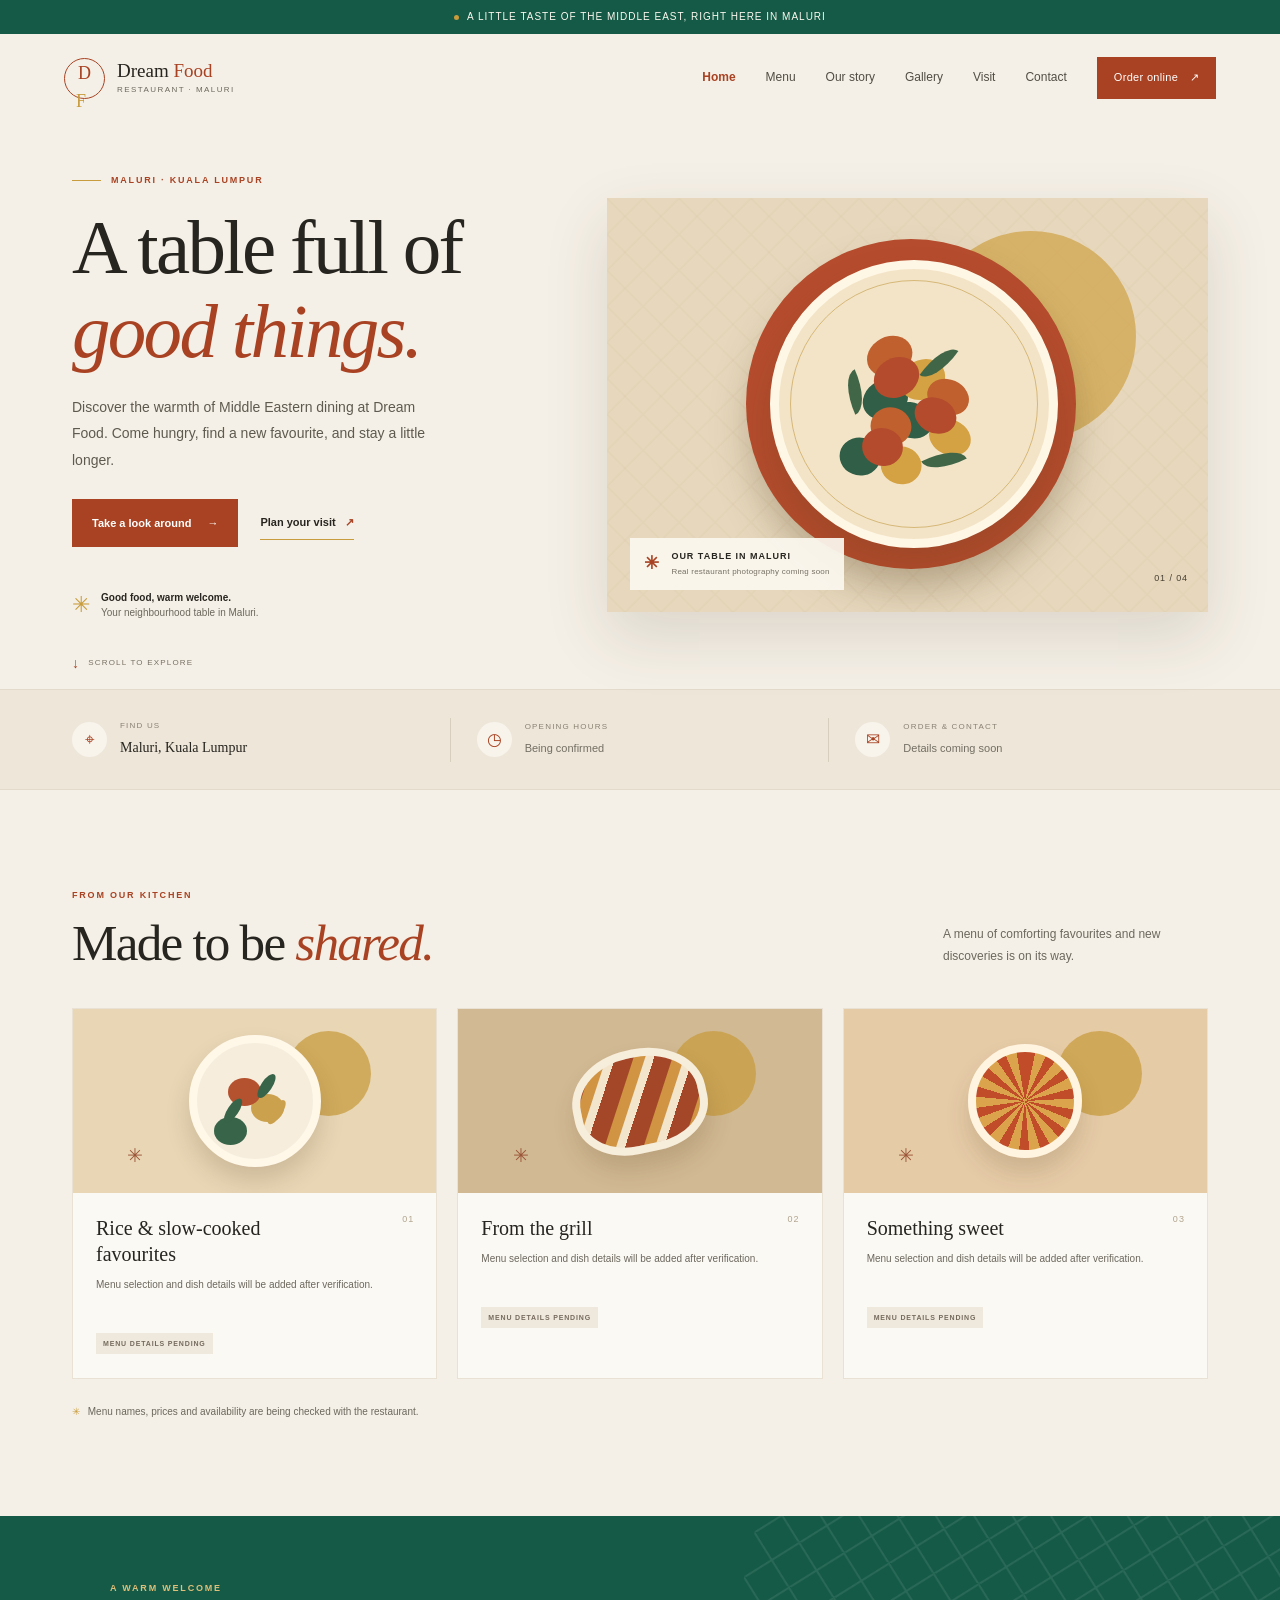
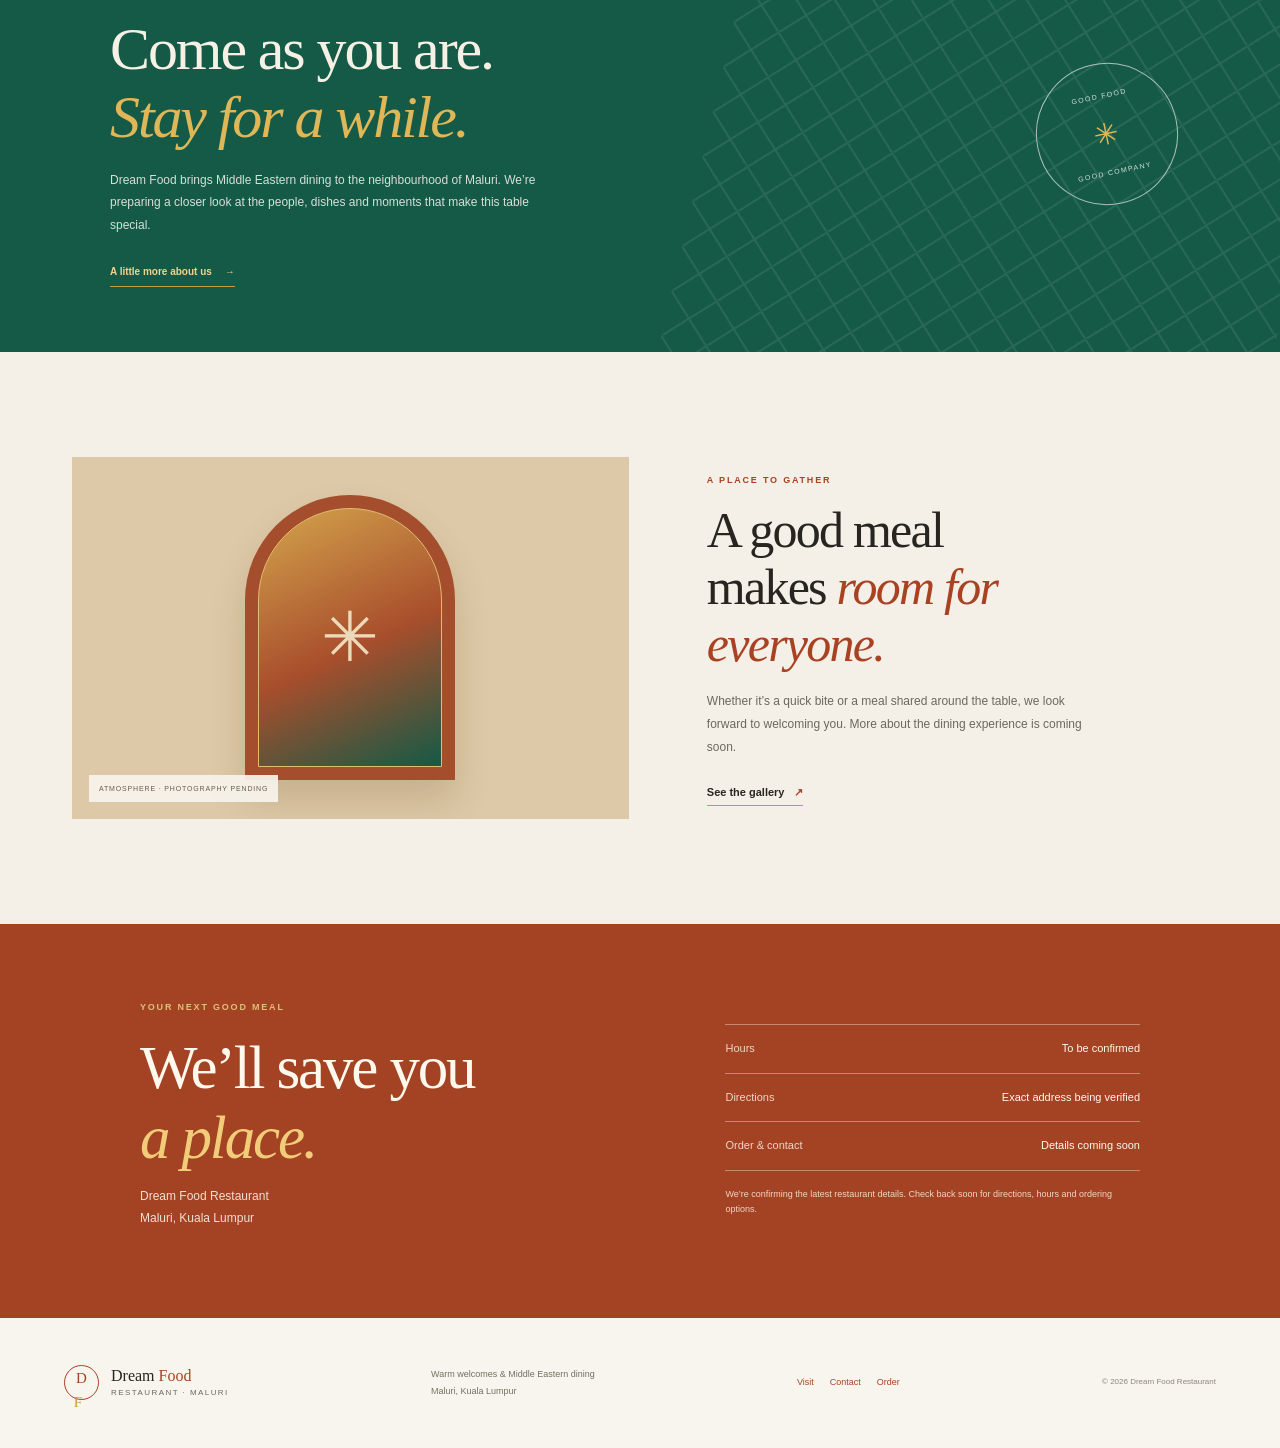
<file: index.html>
<!doctype html>
<html lang="en">
  <head>
    <meta charset="utf-8" />
    <meta name="viewport" content="width=device-width, initial-scale=1" />
    <meta name="theme-color" content="#f5f0e7" />
    <meta name="description" content="Discover Dream Food Restaurant in Maluri, Kuala Lumpur. Menu, opening hours and ordering details are being confirmed." />
    <meta property="og:title" content="Dream Food Restaurant — Maluri, Kuala Lumpur" />
    <meta property="og:description" content="A warm welcome to Middle Eastern dining in Maluri. Restaurant details are being confirmed." />
    <meta property="og:type" content="website" />
    <title>Dream Food Restaurant | Maluri, Kuala Lumpur</title>
    <link rel="stylesheet" href="assets/css/styles.css" />
    <script src="assets/js/main.js" defer></script>
  </head>
  <body>
    <a class="skip-link" href="#main">Skip to content</a>
    <div class="notice-bar"><span class="notice-dot" aria-hidden="true"></span> A little taste of the Middle East, right here in Maluri</div>

    <header class="site-header">
      <a class="brand" href="index.html" aria-label="Dream Food Restaurant home">
        <span class="brand-mark" aria-hidden="true">D<span>F</span></span>
        <span class="brand-name">Dream <em>Food</em><small>RESTAURANT · MALURI</small></span>
      </a>
      <button class="menu-toggle" type="button" aria-expanded="false" aria-controls="primary-nav" aria-label="Open navigation"><span></span><span></span></button>
      <nav class="primary-nav" id="primary-nav" aria-label="Main navigation">
        <a href="index.html" aria-current="page">Home</a><a href="menu.html">Menu</a><a href="our-story.html">Our story</a><a href="gallery.html">Gallery</a><a href="location.html">Visit</a><a href="contact.html">Contact</a>
        <a class="nav-cta" href="order.html">Order online <span aria-hidden="true">↗</span></a>
      </nav>
    </header>

    <main id="main">
      <section class="hero section-wrap" id="top" aria-labelledby="hero-title">
        <div class="hero-copy">
          <p class="eyebrow"><span class="eyebrow-line"></span> MALURI · KUALA LUMPUR</p>
          <h1 id="hero-title">A table full of<br /><em>good things.</em></h1>
          <p class="hero-intro">Discover the warmth of Middle Eastern dining at Dream Food. Come hungry, find a new favourite, and stay a little longer.</p>
          <div class="hero-actions"><a class="button button-primary" href="menu.html">Take a look around <span aria-hidden="true">→</span></a><a class="text-link" href="location.html">Plan your visit <span aria-hidden="true">↗</span></a></div>
          <div class="hero-note"><span class="note-icon" aria-hidden="true">✳</span><span><strong>Good food, warm welcome.</strong><br />Your neighbourhood table in Maluri.</span></div>
        </div>
        <div class="hero-art" role="img" aria-label="Decorative illustration placeholder. Restaurant food photography will be added after approval.">
          <div class="art-pattern" aria-hidden="true"></div><div class="sun-disc" aria-hidden="true"></div>
          <div class="plate plate-back" aria-hidden="true"></div><div class="plate plate-front" aria-hidden="true"><span class="plate-ring"></span><span class="plate-garnish garnish-a"></span><span class="plate-garnish garnish-b"></span><span class="plate-garnish garnish-c"></span><span class="plate-leaf leaf-a"></span><span class="plate-leaf leaf-b"></span><span class="plate-leaf leaf-c"></span></div>
          <div class="art-caption"><span class="caption-star" aria-hidden="true">✳</span><span>OUR TABLE IN MALURI<small>Real restaurant photography coming soon</small></span></div>
          <span class="art-index" aria-hidden="true">01 / 04</span>
        </div>
        <a class="scroll-cue" href="#menu"><span aria-hidden="true">↓</span> SCROLL TO EXPLORE</a>
      </section>

      <section class="quick-facts" aria-label="Restaurant information">
        <div class="fact"><span class="fact-icon" aria-hidden="true">⌖</span><span><small>FIND US</small><strong>Maluri, Kuala Lumpur</strong></span></div>
        <div class="fact"><span class="fact-icon" aria-hidden="true">◷</span><span><small>OPENING HOURS</small><strong class="pending">Being confirmed</strong></span></div>
        <div class="fact"><span class="fact-icon" aria-hidden="true">✉</span><span><small>ORDER & CONTACT</small><strong class="pending">Details coming soon</strong></span></div>
      </section>

      <section class="menu-preview section-wrap" id="menu" aria-labelledby="menu-title">
        <div class="section-heading"><div><p class="eyebrow">FROM OUR KITCHEN</p><h2 id="menu-title">Made to be <em>shared.</em></h2></div><p class="section-aside">A menu of comforting favourites and new discoveries is on its way.</p></div>
        <div class="menu-cards">
          <article class="menu-card"><div class="menu-card-art art-rice" aria-hidden="true"><span class="card-sun"></span><span class="card-dish"></span><span class="card-herb">✳</span></div><div class="menu-card-body"><span class="card-number">01</span><h3>Rice & slow-cooked favourites</h3><p>Menu selection and dish details will be added after verification.</p><span class="status-label">MENU DETAILS PENDING</span></div></article>
          <article class="menu-card"><div class="menu-card-art art-grill" aria-hidden="true"><span class="card-sun"></span><span class="grill-lines"></span><span class="card-herb">✳</span></div><div class="menu-card-body"><span class="card-number">02</span><h3>From the grill</h3><p>Menu selection and dish details will be added after verification.</p><span class="status-label">MENU DETAILS PENDING</span></div></article>
          <article class="menu-card"><div class="menu-card-art art-sweet" aria-hidden="true"><span class="card-sun"></span><span class="sweet-shape"></span><span class="card-herb">✳</span></div><div class="menu-card-body"><span class="card-number">03</span><h3>Something sweet</h3><p>Menu selection and dish details will be added after verification.</p><span class="status-label">MENU DETAILS PENDING</span></div></article>
        </div>
        <p class="menu-footnote"><span aria-hidden="true">✳</span> Menu names, prices and availability are being checked with the restaurant.</p>
      </section>

      <section class="story-band" id="story" aria-labelledby="story-title"><div class="story-pattern" aria-hidden="true"></div><div class="story-inner"><p class="eyebrow eyebrow-light">A WARM WELCOME</p><h2 id="story-title">Come as you are.<br /><em>Stay for a while.</em></h2><p>Dream Food brings Middle Eastern dining to the neighbourhood of Maluri. We’re preparing a closer look at the people, dishes and moments that make this table special.</p><a class="story-link" href="our-story.html">A little more about us <span aria-hidden="true">→</span></a></div><div class="story-seal" aria-hidden="true"><span>GOOD FOOD</span><b>✳</b><span>GOOD COMPANY</span></div></section>

      <section class="experience section-wrap" id="experience" aria-labelledby="experience-title"><div class="experience-art" role="img" aria-label="Decorative geometric placeholder. Approved restaurant interior photography is pending."><div class="window-arch"><div class="arch-inner"><span class="arch-star">✳</span></div></div><span class="image-tag">ATMOSPHERE · PHOTOGRAPHY PENDING</span></div><div class="experience-copy"><p class="eyebrow">A PLACE TO GATHER</p><h2 id="experience-title">A good meal<br />makes <em>room for everyone.</em></h2><p>Whether it’s a quick bite or a meal shared around the table, we look forward to welcoming you. More about the dining experience is coming soon.</p><a class="text-link" href="gallery.html">See the gallery <span aria-hidden="true">↗</span></a></div></section>

      <section class="visit-section" id="visit" aria-labelledby="visit-title"><div class="visit-inner"><div><p class="eyebrow eyebrow-light">YOUR NEXT GOOD MEAL</p><h2 id="visit-title">We’ll save you<br /><em>a place.</em></h2><p>Dream Food Restaurant<br />Maluri, Kuala Lumpur</p></div><div class="visit-details"><div class="visit-row"><span>Hours</span><strong>To be confirmed</strong></div><div class="visit-row"><span>Directions</span><strong>Exact address being verified</strong></div><div class="visit-row"><span>Order & contact</span><strong>Details coming soon</strong></div><p class="visit-note">We’re confirming the latest restaurant details. Check back soon for directions, hours and ordering options.</p></div></div></section>

    </main>

    <footer class="site-footer"><a class="brand footer-brand" href="index.html"><span class="brand-mark" aria-hidden="true">D<span>F</span></span><span class="brand-name">Dream <em>Food</em><small>RESTAURANT · MALURI</small></span></a><p>Warm welcomes & Middle Eastern dining<br />Maluri, Kuala Lumpur</p><div class="footer-links"><a href="location.html">Visit</a><a href="contact.html">Contact</a><a href="order.html">Order</a></div><span class="copyright">© <span id="year">2026</span> Dream Food Restaurant</span></footer>
    <div class="mobile-order-bar"><a href="order.html">Order & contact <span aria-hidden="true">→</span></a></div>
  </body>
</html>
</file>
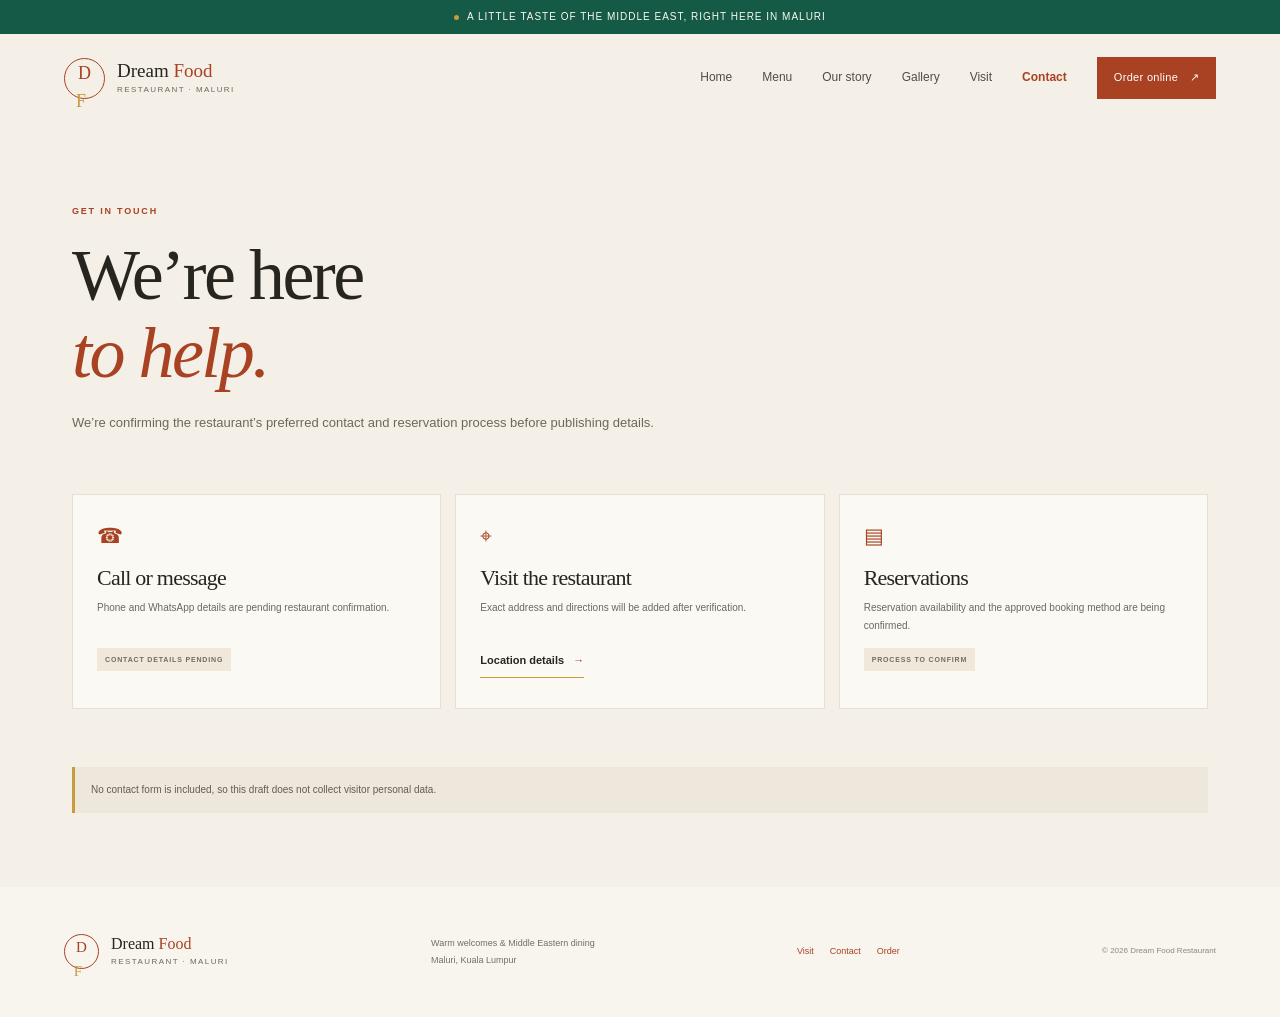
<file: contact.html>
<!doctype html>
<html lang="en">
  <head>
    <meta charset="utf-8" />
    <meta name="viewport" content="width=device-width, initial-scale=1" />
    <meta name="theme-color" content="#f5f0e7" />
    <meta name="description" content="Contact and reservation details for Dream Food Restaurant, Maluri, are being confirmed." />
    <title>Contact & reservations | Dream Food Restaurant, Maluri</title>
    <link rel="stylesheet" href="assets/css/styles.css" />
    <script src="assets/js/main.js" defer></script>
  </head>
  <body>
    <a class="skip-link" href="#main">Skip to content</a>
    <div class="notice-bar"><span class="notice-dot" aria-hidden="true"></span> A little taste of the Middle East, right here in Maluri</div>
    <header class="site-header">
      <a class="brand" href="index.html" aria-label="Dream Food Restaurant home"><span class="brand-mark" aria-hidden="true">D<span>F</span></span><span class="brand-name">Dream <em>Food</em><small>RESTAURANT · MALURI</small></span></a>
      <button class="menu-toggle" type="button" aria-expanded="false" aria-controls="primary-nav" aria-label="Open navigation"><span></span><span></span></button>
      <nav class="primary-nav" id="primary-nav" aria-label="Main navigation">
        <a href="index.html">Home</a><a href="menu.html">Menu</a><a href="our-story.html">Our story</a><a href="gallery.html">Gallery</a><a href="location.html">Visit</a><a href="contact.html" aria-current="page">Contact</a><a class="nav-cta" href="order.html">Order online <span aria-hidden="true">↗</span></a>
      </nav>
    </header>
    <main id="main">
      <section class="subpage-hero"><p class="eyebrow">GET IN TOUCH</p><h1>We’re here<br /><em>to help.</em></h1><p>We’re confirming the restaurant’s preferred contact and reservation process before publishing details.</p></section>
      <section class="content-wrap contact-grid"><article><span class="contact-mark" aria-hidden="true">☎</span><h2>Call or message</h2><p>Phone and WhatsApp details are pending restaurant confirmation.</p><span class="pending-pill">CONTACT DETAILS PENDING</span></article><article><span class="contact-mark" aria-hidden="true">⌖</span><h2>Visit the restaurant</h2><p>Exact address and directions will be added after verification.</p><a class="text-link" href="location.html">Location details <span aria-hidden="true">→</span></a></article><article><span class="contact-mark" aria-hidden="true">▤</span><h2>Reservations</h2><p>Reservation availability and the approved booking method are being confirmed.</p><span class="pending-pill">PROCESS TO CONFIRM</span></article></section><section class="content-wrap"><p class="verification-note">No contact form is included, so this draft does not collect visitor personal data.</p></section>
</main>
    <footer class="site-footer">
      <a class="brand footer-brand" href="index.html"><span class="brand-mark" aria-hidden="true">D<span>F</span></span><span class="brand-name">Dream <em>Food</em><small>RESTAURANT · MALURI</small></span></a>
      <p>Warm welcomes & Middle Eastern dining<br />Maluri, Kuala Lumpur</p>
      <div class="footer-links"><a href="location.html">Visit</a><a href="contact.html">Contact</a><a href="order.html">Order</a></div>
      <span class="copyright">© <span id="year">2026</span> Dream Food Restaurant</span>
    </footer>
    <div class="mobile-order-bar"><a href="order.html">Order & contact <span aria-hidden="true">→</span></a></div>
  </body>
</html>
</file>
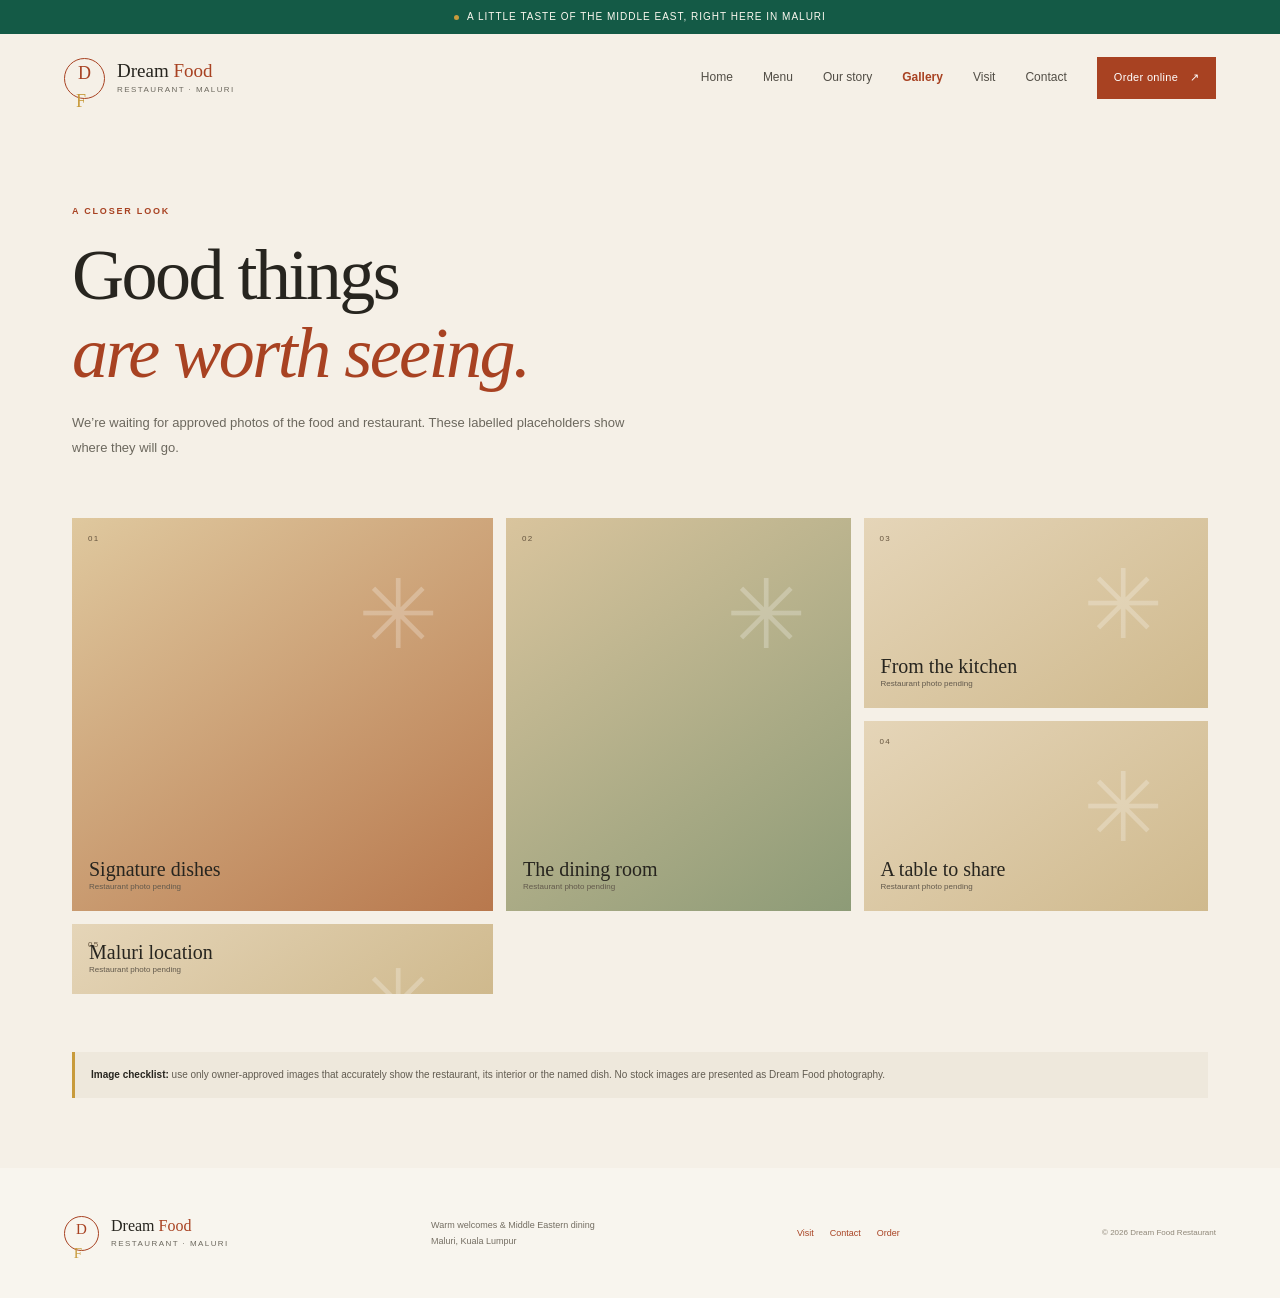
<file: gallery.html>
<!doctype html>
<html lang="en">
  <head>
    <meta charset="utf-8" />
    <meta name="viewport" content="width=device-width, initial-scale=1" />
    <meta name="theme-color" content="#f5f0e7" />
    <meta name="description" content="Restaurant food and interior photography gallery for Dream Food Restaurant, Maluri. Approved images are pending." />
    <title>Gallery | Dream Food Restaurant, Maluri</title>
    <link rel="stylesheet" href="assets/css/styles.css" />
    <script src="assets/js/main.js" defer></script>
  </head>
  <body>
    <a class="skip-link" href="#main">Skip to content</a>
    <div class="notice-bar"><span class="notice-dot" aria-hidden="true"></span> A little taste of the Middle East, right here in Maluri</div>
    <header class="site-header">
      <a class="brand" href="index.html" aria-label="Dream Food Restaurant home"><span class="brand-mark" aria-hidden="true">D<span>F</span></span><span class="brand-name">Dream <em>Food</em><small>RESTAURANT · MALURI</small></span></a>
      <button class="menu-toggle" type="button" aria-expanded="false" aria-controls="primary-nav" aria-label="Open navigation"><span></span><span></span></button>
      <nav class="primary-nav" id="primary-nav" aria-label="Main navigation">
        <a href="index.html">Home</a><a href="menu.html">Menu</a><a href="our-story.html">Our story</a><a href="gallery.html" aria-current="page">Gallery</a><a href="location.html">Visit</a><a href="contact.html">Contact</a><a class="nav-cta" href="order.html">Order online <span aria-hidden="true">↗</span></a>
      </nav>
    </header>
    <main id="main">
      <section class="subpage-hero"><p class="eyebrow">A CLOSER LOOK</p><h1>Good things<br /><em>are worth seeing.</em></h1><p>We’re waiting for approved photos of the food and restaurant. These labelled placeholders show where they will go.</p></section>
      <section class="content-wrap gallery-grid" aria-label="Gallery photo placeholders">
        <div class="gallery-placeholder gallery-large"><span>01</span><b>Signature dishes</b><small>Restaurant photo pending</small></div>
        <div class="gallery-placeholder gallery-tall"><span>02</span><b>The dining room</b><small>Restaurant photo pending</small></div>
        <div class="gallery-placeholder"><span>03</span><b>From the kitchen</b><small>Restaurant photo pending</small></div>
        <div class="gallery-placeholder"><span>04</span><b>A table to share</b><small>Restaurant photo pending</small></div>
        <div class="gallery-placeholder"><span>05</span><b>Maluri location</b><small>Restaurant photo pending</small></div>
      </section>
      <section class="content-wrap"><p class="verification-note"><strong>Image checklist:</strong> use only owner-approved images that accurately show the restaurant, its interior or the named dish. No stock images are presented as Dream Food photography.</p></section>
</main>
    <footer class="site-footer">
      <a class="brand footer-brand" href="index.html"><span class="brand-mark" aria-hidden="true">D<span>F</span></span><span class="brand-name">Dream <em>Food</em><small>RESTAURANT · MALURI</small></span></a>
      <p>Warm welcomes & Middle Eastern dining<br />Maluri, Kuala Lumpur</p>
      <div class="footer-links"><a href="location.html">Visit</a><a href="contact.html">Contact</a><a href="order.html">Order</a></div>
      <span class="copyright">© <span id="year">2026</span> Dream Food Restaurant</span>
    </footer>
    <div class="mobile-order-bar"><a href="order.html">Order & contact <span aria-hidden="true">→</span></a></div>
  </body>
</html>
</file>
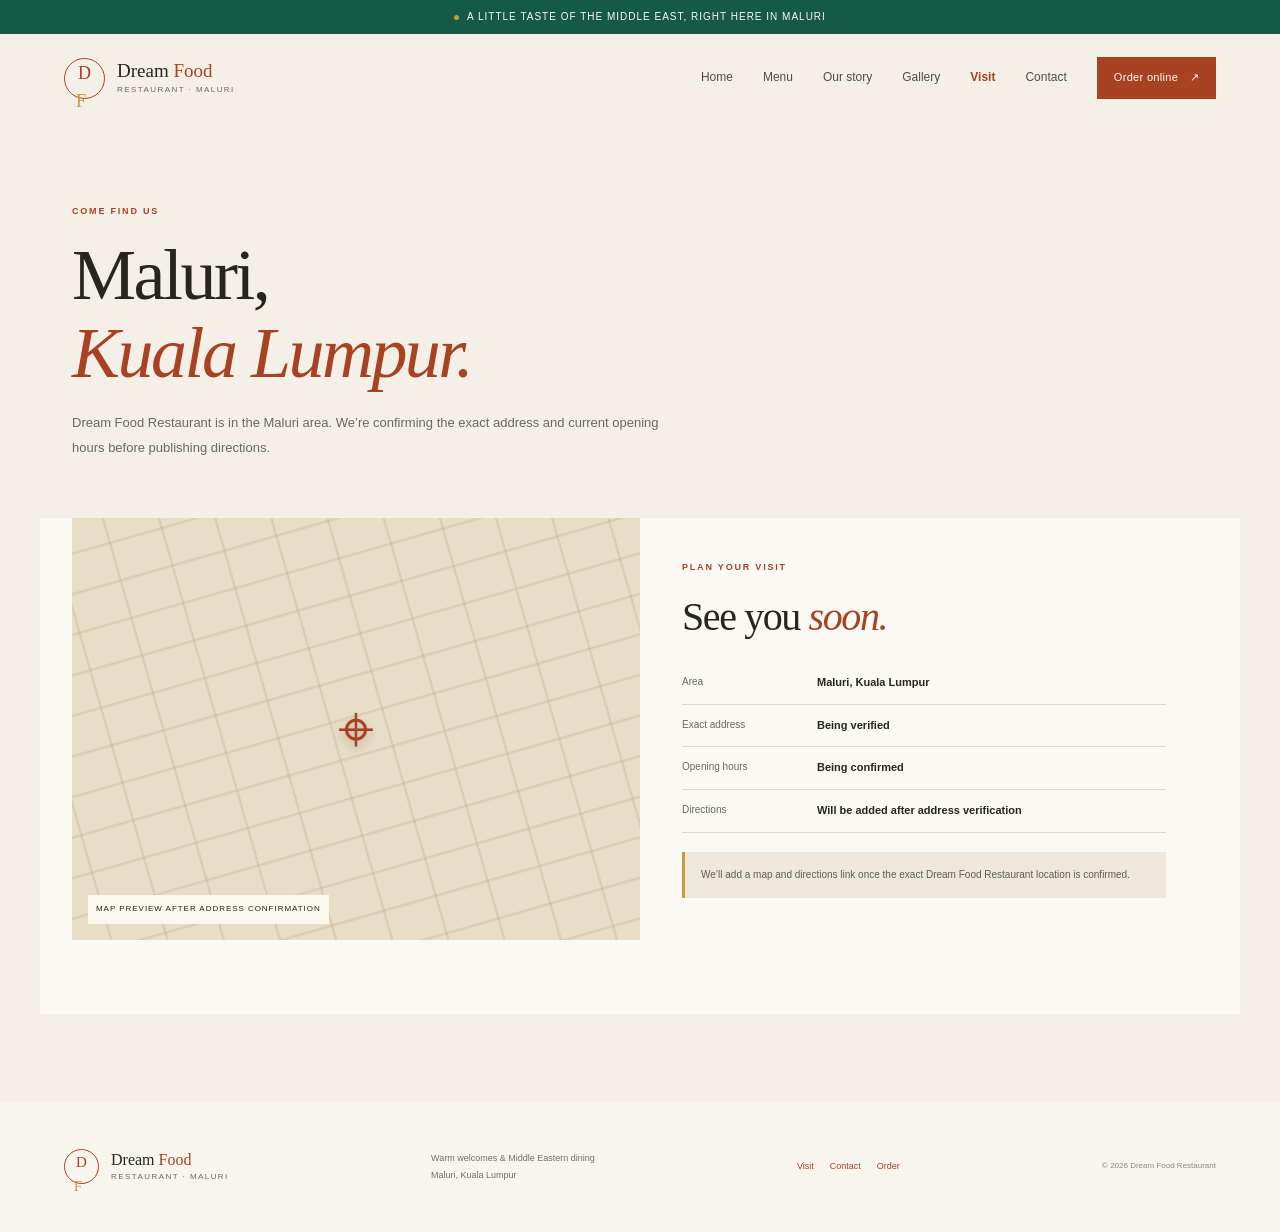
<file: location.html>
<!doctype html>
<html lang="en">
  <head>
    <meta charset="utf-8" />
    <meta name="viewport" content="width=device-width, initial-scale=1" />
    <meta name="theme-color" content="#f5f0e7" />
    <meta name="description" content="Find Dream Food Restaurant in Maluri, Kuala Lumpur. Exact address and operating hours are being verified." />
    <title>Location & hours | Dream Food Restaurant, Maluri</title>
    <link rel="stylesheet" href="assets/css/styles.css" />
    <script src="assets/js/main.js" defer></script>
  </head>
  <body>
    <a class="skip-link" href="#main">Skip to content</a>
    <div class="notice-bar"><span class="notice-dot" aria-hidden="true"></span> A little taste of the Middle East, right here in Maluri</div>
    <header class="site-header">
      <a class="brand" href="index.html" aria-label="Dream Food Restaurant home"><span class="brand-mark" aria-hidden="true">D<span>F</span></span><span class="brand-name">Dream <em>Food</em><small>RESTAURANT · MALURI</small></span></a>
      <button class="menu-toggle" type="button" aria-expanded="false" aria-controls="primary-nav" aria-label="Open navigation"><span></span><span></span></button>
      <nav class="primary-nav" id="primary-nav" aria-label="Main navigation">
        <a href="index.html">Home</a><a href="menu.html">Menu</a><a href="our-story.html">Our story</a><a href="gallery.html">Gallery</a><a href="location.html" aria-current="page">Visit</a><a href="contact.html">Contact</a><a class="nav-cta" href="order.html">Order online <span aria-hidden="true">↗</span></a>
      </nav>
    </header>
    <main id="main">
      <section class="subpage-hero"><p class="eyebrow">COME FIND US</p><h1>Maluri,<br /><em>Kuala Lumpur.</em></h1><p>Dream Food Restaurant is in the Maluri area. We’re confirming the exact address and current opening hours before publishing directions.</p></section>
      <section class="content-wrap location-card"><div class="location-art" aria-hidden="true"><span class="location-pin">⌖</span><span class="location-lines"></span><small>MAP PREVIEW AFTER ADDRESS CONFIRMATION</small></div><div class="location-info"><p class="eyebrow">PLAN YOUR VISIT</p><h2>See you <em>soon.</em></h2><dl><div><dt>Area</dt><dd>Maluri, Kuala Lumpur</dd></div><div><dt>Exact address</dt><dd>Being verified</dd></div><div><dt>Opening hours</dt><dd>Being confirmed</dd></div><div><dt>Directions</dt><dd>Will be added after address verification</dd></div></dl><p class="verification-note">We’ll add a map and directions link once the exact Dream Food Restaurant location is confirmed.</p></div></section>
</main>
    <footer class="site-footer">
      <a class="brand footer-brand" href="index.html"><span class="brand-mark" aria-hidden="true">D<span>F</span></span><span class="brand-name">Dream <em>Food</em><small>RESTAURANT · MALURI</small></span></a>
      <p>Warm welcomes & Middle Eastern dining<br />Maluri, Kuala Lumpur</p>
      <div class="footer-links"><a href="location.html">Visit</a><a href="contact.html">Contact</a><a href="order.html">Order</a></div>
      <span class="copyright">© <span id="year">2026</span> Dream Food Restaurant</span>
    </footer>
    <div class="mobile-order-bar"><a href="order.html">Order & contact <span aria-hidden="true">→</span></a></div>
  </body>
</html>
</file>
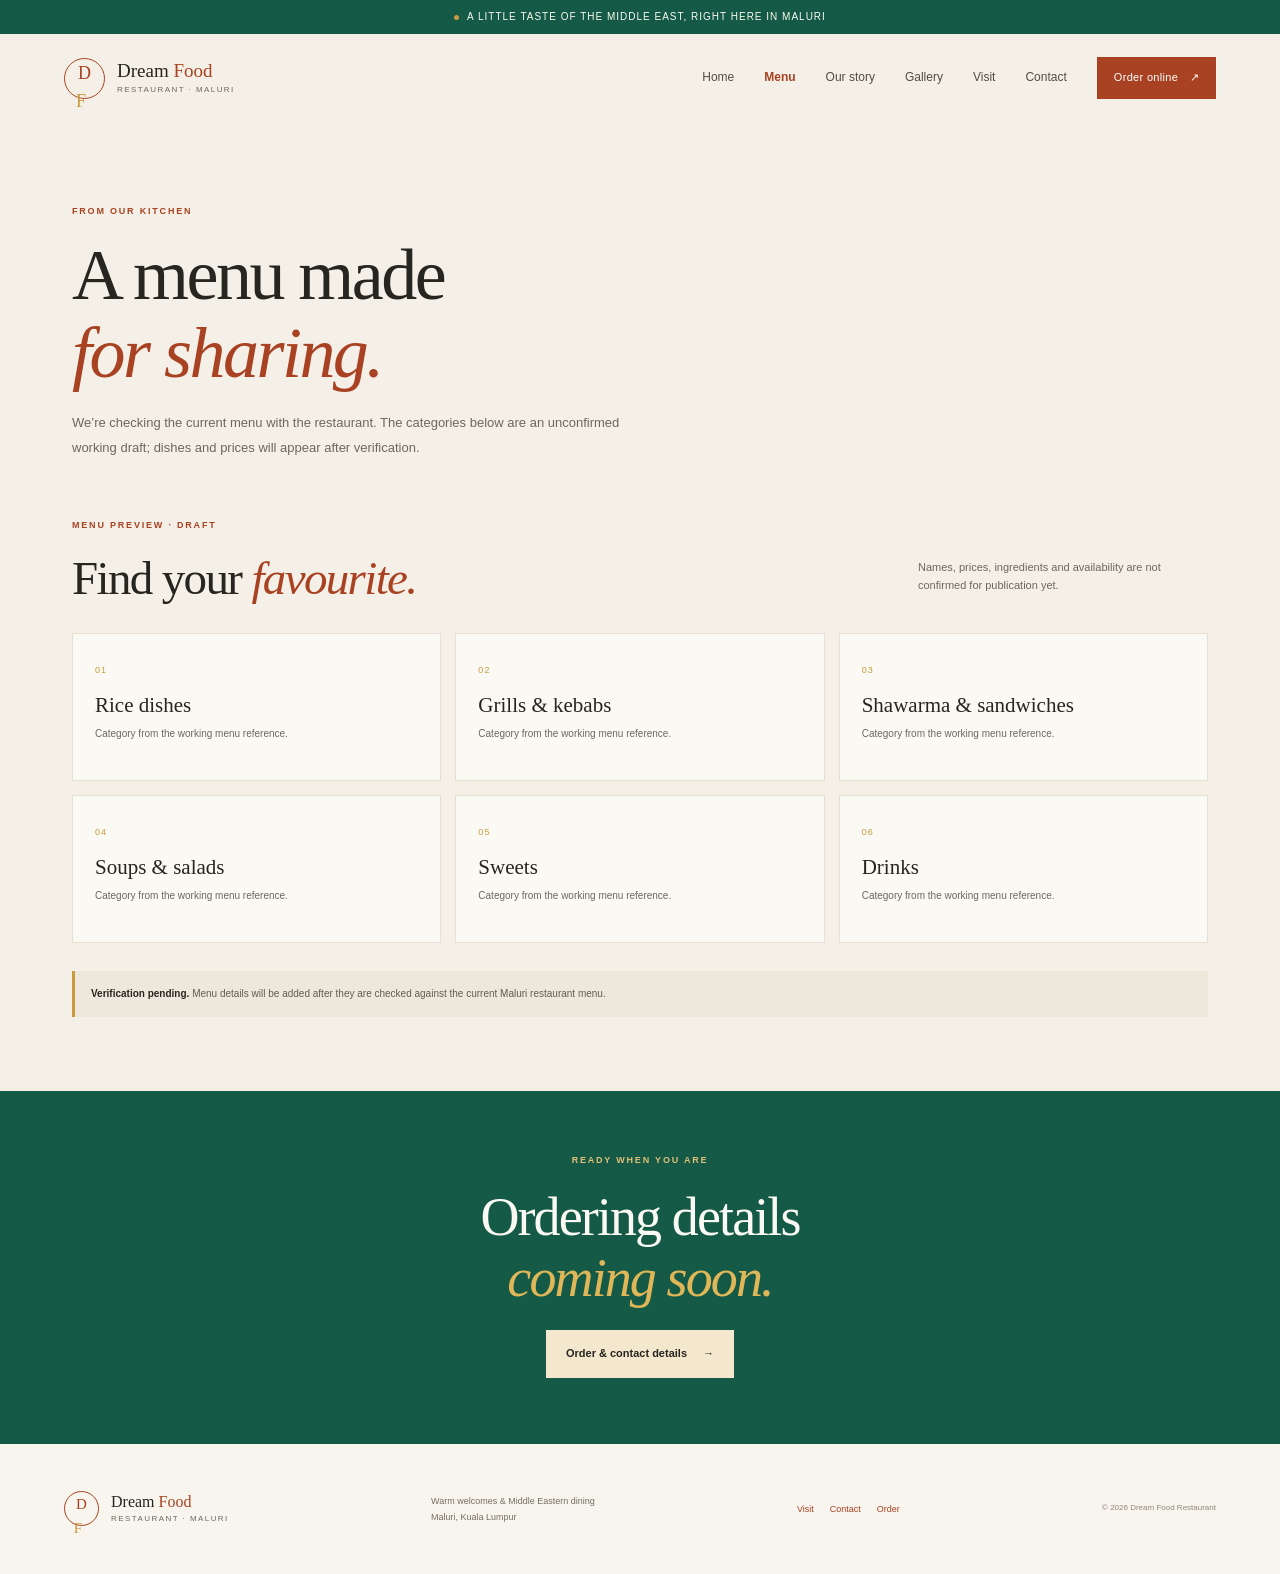
<file: menu.html>
<!doctype html>
<html lang="en">
  <head>
    <meta charset="utf-8" />
    <meta name="viewport" content="width=device-width, initial-scale=1" />
    <meta name="theme-color" content="#f5f0e7" />
    <meta name="description" content="Explore the Dream Food Restaurant menu preview. Dish names, prices and availability are awaiting restaurant verification." />
    <title>Menu | Dream Food Restaurant, Maluri</title>
    <link rel="stylesheet" href="assets/css/styles.css" />
    <script src="assets/js/main.js" defer></script>
  </head>
  <body>
    <a class="skip-link" href="#main">Skip to content</a>
    <div class="notice-bar"><span class="notice-dot" aria-hidden="true"></span> A little taste of the Middle East, right here in Maluri</div>
    <header class="site-header">
      <a class="brand" href="index.html" aria-label="Dream Food Restaurant home"><span class="brand-mark" aria-hidden="true">D<span>F</span></span><span class="brand-name">Dream <em>Food</em><small>RESTAURANT · MALURI</small></span></a>
      <button class="menu-toggle" type="button" aria-expanded="false" aria-controls="primary-nav" aria-label="Open navigation"><span></span><span></span></button>
      <nav class="primary-nav" id="primary-nav" aria-label="Main navigation">
        <a href="index.html">Home</a><a href="menu.html" aria-current="page">Menu</a><a href="our-story.html">Our story</a><a href="gallery.html">Gallery</a><a href="location.html">Visit</a><a href="contact.html">Contact</a><a class="nav-cta" href="order.html">Order online <span aria-hidden="true">↗</span></a>
      </nav>
    </header>
    <main id="main">
      <section class="subpage-hero"><p class="eyebrow">FROM OUR KITCHEN</p><h1>A menu made<br /><em>for sharing.</em></h1><p>We’re checking the current menu with the restaurant. The categories below are an unconfirmed working draft; dishes and prices will appear after verification.</p></section>
      <section class="content-wrap menu-page-content" aria-labelledby="draft-menu-title"><div class="content-heading"><div><p class="eyebrow">MENU PREVIEW · DRAFT</p><h2 id="draft-menu-title">Find your <em>favourite.</em></h2></div><p>Names, prices, ingredients and availability are not confirmed for publication yet.</p></div><div class="category-grid">
        <article class="category-card"><span>01</span><h3>Rice dishes</h3><p>Category from the working menu reference.</p></article>
        <article class="category-card"><span>02</span><h3>Grills & kebabs</h3><p>Category from the working menu reference.</p></article>
        <article class="category-card"><span>03</span><h3>Shawarma & sandwiches</h3><p>Category from the working menu reference.</p></article>
        <article class="category-card"><span>04</span><h3>Soups & salads</h3><p>Category from the working menu reference.</p></article>
        <article class="category-card"><span>05</span><h3>Sweets</h3><p>Category from the working menu reference.</p></article>
        <article class="category-card"><span>06</span><h3>Drinks</h3><p>Category from the working menu reference.</p></article>
      </div><p class="verification-note"><strong>Verification pending.</strong> Menu details will be added after they are checked against the current Maluri restaurant menu.</p></section>
      <section class="page-cta"><p class="eyebrow eyebrow-light">READY WHEN YOU ARE</p><h2>Ordering details<br /><em>coming soon.</em></h2><a class="button button-light" href="order.html">Order & contact details <span aria-hidden="true">→</span></a></section>
</main>
    <footer class="site-footer">
      <a class="brand footer-brand" href="index.html"><span class="brand-mark" aria-hidden="true">D<span>F</span></span><span class="brand-name">Dream <em>Food</em><small>RESTAURANT · MALURI</small></span></a>
      <p>Warm welcomes & Middle Eastern dining<br />Maluri, Kuala Lumpur</p>
      <div class="footer-links"><a href="location.html">Visit</a><a href="contact.html">Contact</a><a href="order.html">Order</a></div>
      <span class="copyright">© <span id="year">2026</span> Dream Food Restaurant</span>
    </footer>
    <div class="mobile-order-bar"><a href="order.html">Order & contact <span aria-hidden="true">→</span></a></div>
  </body>
</html>
</file>
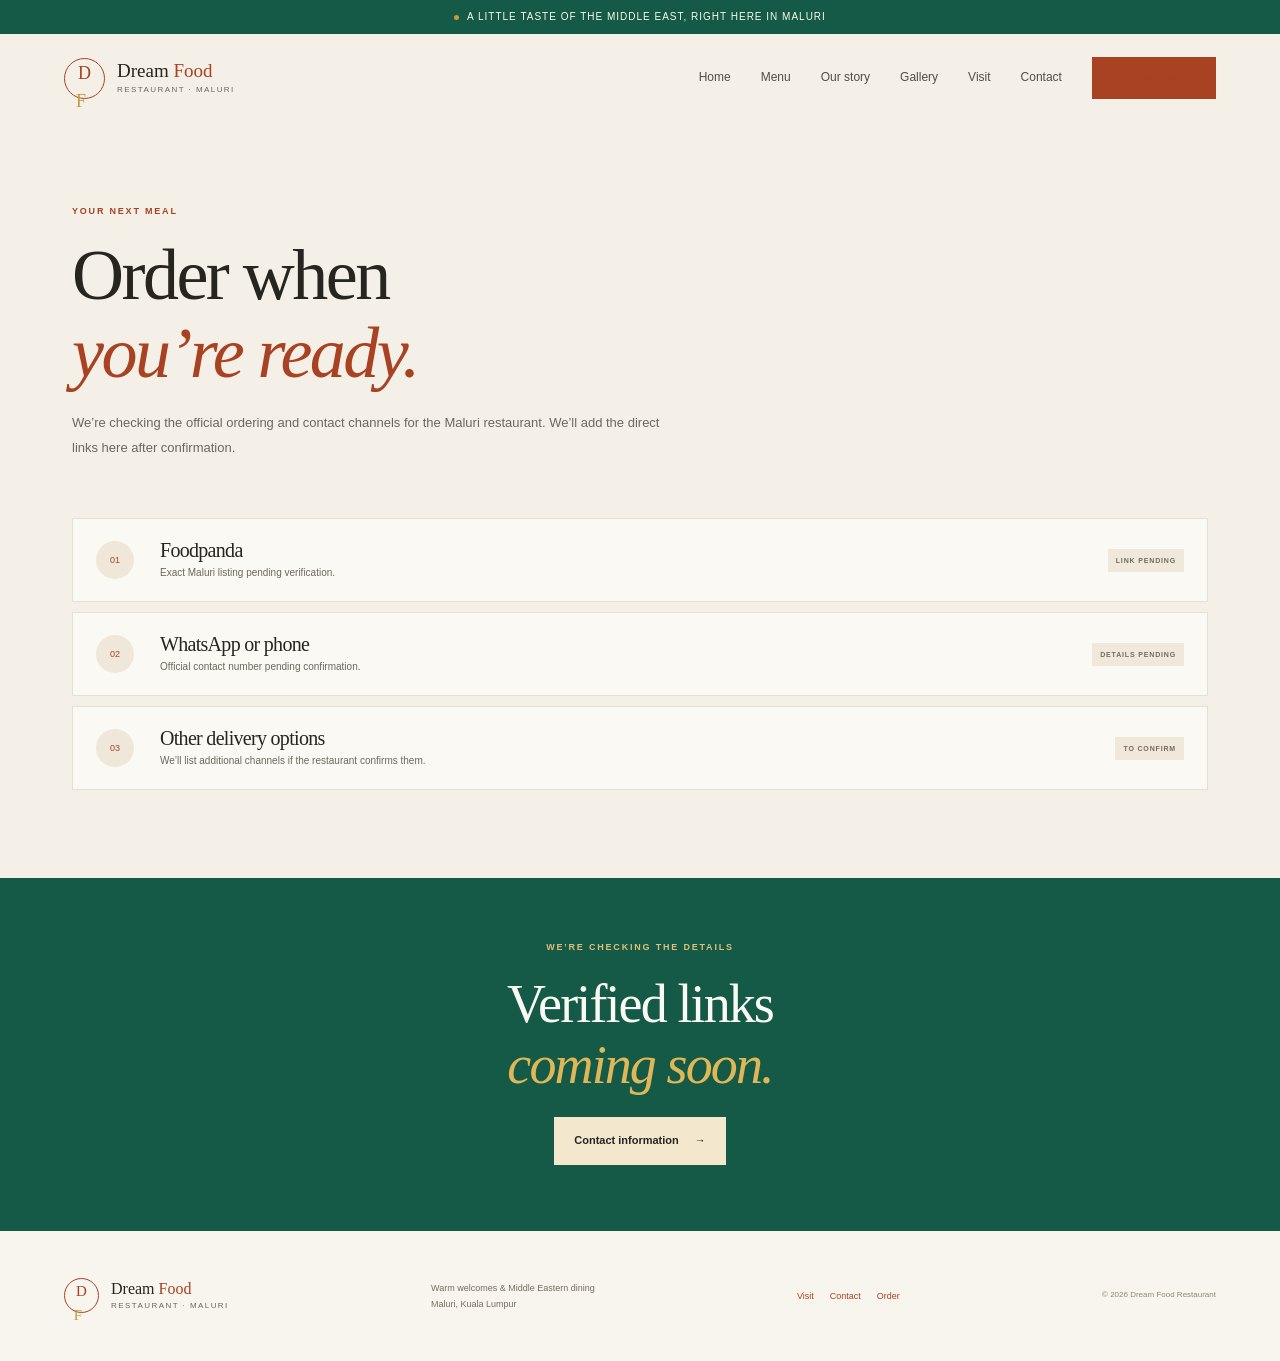
<file: order.html>
<!doctype html>
<html lang="en">
  <head>
    <meta charset="utf-8" />
    <meta name="viewport" content="width=device-width, initial-scale=1" />
    <meta name="theme-color" content="#f5f0e7" />
    <meta name="description" content="Ordering options for Dream Food Restaurant in Maluri. External ordering links and contact details are pending verification." />
    <title>Order online | Dream Food Restaurant, Maluri</title>
    <link rel="stylesheet" href="assets/css/styles.css" />
    <script src="assets/js/main.js" defer></script>
  </head>
  <body>
    <a class="skip-link" href="#main">Skip to content</a>
    <div class="notice-bar"><span class="notice-dot" aria-hidden="true"></span> A little taste of the Middle East, right here in Maluri</div>
    <header class="site-header">
      <a class="brand" href="index.html" aria-label="Dream Food Restaurant home"><span class="brand-mark" aria-hidden="true">D<span>F</span></span><span class="brand-name">Dream <em>Food</em><small>RESTAURANT · MALURI</small></span></a>
      <button class="menu-toggle" type="button" aria-expanded="false" aria-controls="primary-nav" aria-label="Open navigation"><span></span><span></span></button>
      <nav class="primary-nav" id="primary-nav" aria-label="Main navigation">
        <a href="index.html">Home</a><a href="menu.html">Menu</a><a href="our-story.html">Our story</a><a href="gallery.html">Gallery</a><a href="location.html">Visit</a><a href="contact.html">Contact</a><a class="nav-cta" href="order.html" aria-current="page">Order online <span aria-hidden="true">↗</span></a>
      </nav>
    </header>
    <main id="main">
      <section class="subpage-hero"><p class="eyebrow">YOUR NEXT MEAL</p><h1>Order when<br /><em>you’re ready.</em></h1><p>We’re checking the official ordering and contact channels for the Maluri restaurant. We’ll add the direct links here after confirmation.</p></section>
      <section class="content-wrap order-options"><article class="order-option"><span class="order-icon" aria-hidden="true">01</span><div><h2>Foodpanda</h2><p>Exact Maluri listing pending verification.</p></div><span class="pending-pill">LINK PENDING</span></article><article class="order-option"><span class="order-icon" aria-hidden="true">02</span><div><h2>WhatsApp or phone</h2><p>Official contact number pending confirmation.</p></div><span class="pending-pill">DETAILS PENDING</span></article><article class="order-option"><span class="order-icon" aria-hidden="true">03</span><div><h2>Other delivery options</h2><p>We’ll list additional channels if the restaurant confirms them.</p></div><span class="pending-pill">TO CONFIRM</span></article></section>
      <section class="page-cta"><p class="eyebrow eyebrow-light">WE’RE CHECKING THE DETAILS</p><h2>Verified links<br /><em>coming soon.</em></h2><a class="button button-light" href="contact.html">Contact information <span aria-hidden="true">→</span></a></section>
</main>
    <footer class="site-footer">
      <a class="brand footer-brand" href="index.html"><span class="brand-mark" aria-hidden="true">D<span>F</span></span><span class="brand-name">Dream <em>Food</em><small>RESTAURANT · MALURI</small></span></a>
      <p>Warm welcomes & Middle Eastern dining<br />Maluri, Kuala Lumpur</p>
      <div class="footer-links"><a href="location.html">Visit</a><a href="contact.html">Contact</a><a href="order.html">Order</a></div>
      <span class="copyright">© <span id="year">2026</span> Dream Food Restaurant</span>
    </footer>
    <div class="mobile-order-bar"><a href="order.html">Order & contact <span aria-hidden="true">→</span></a></div>
  </body>
</html>
</file>
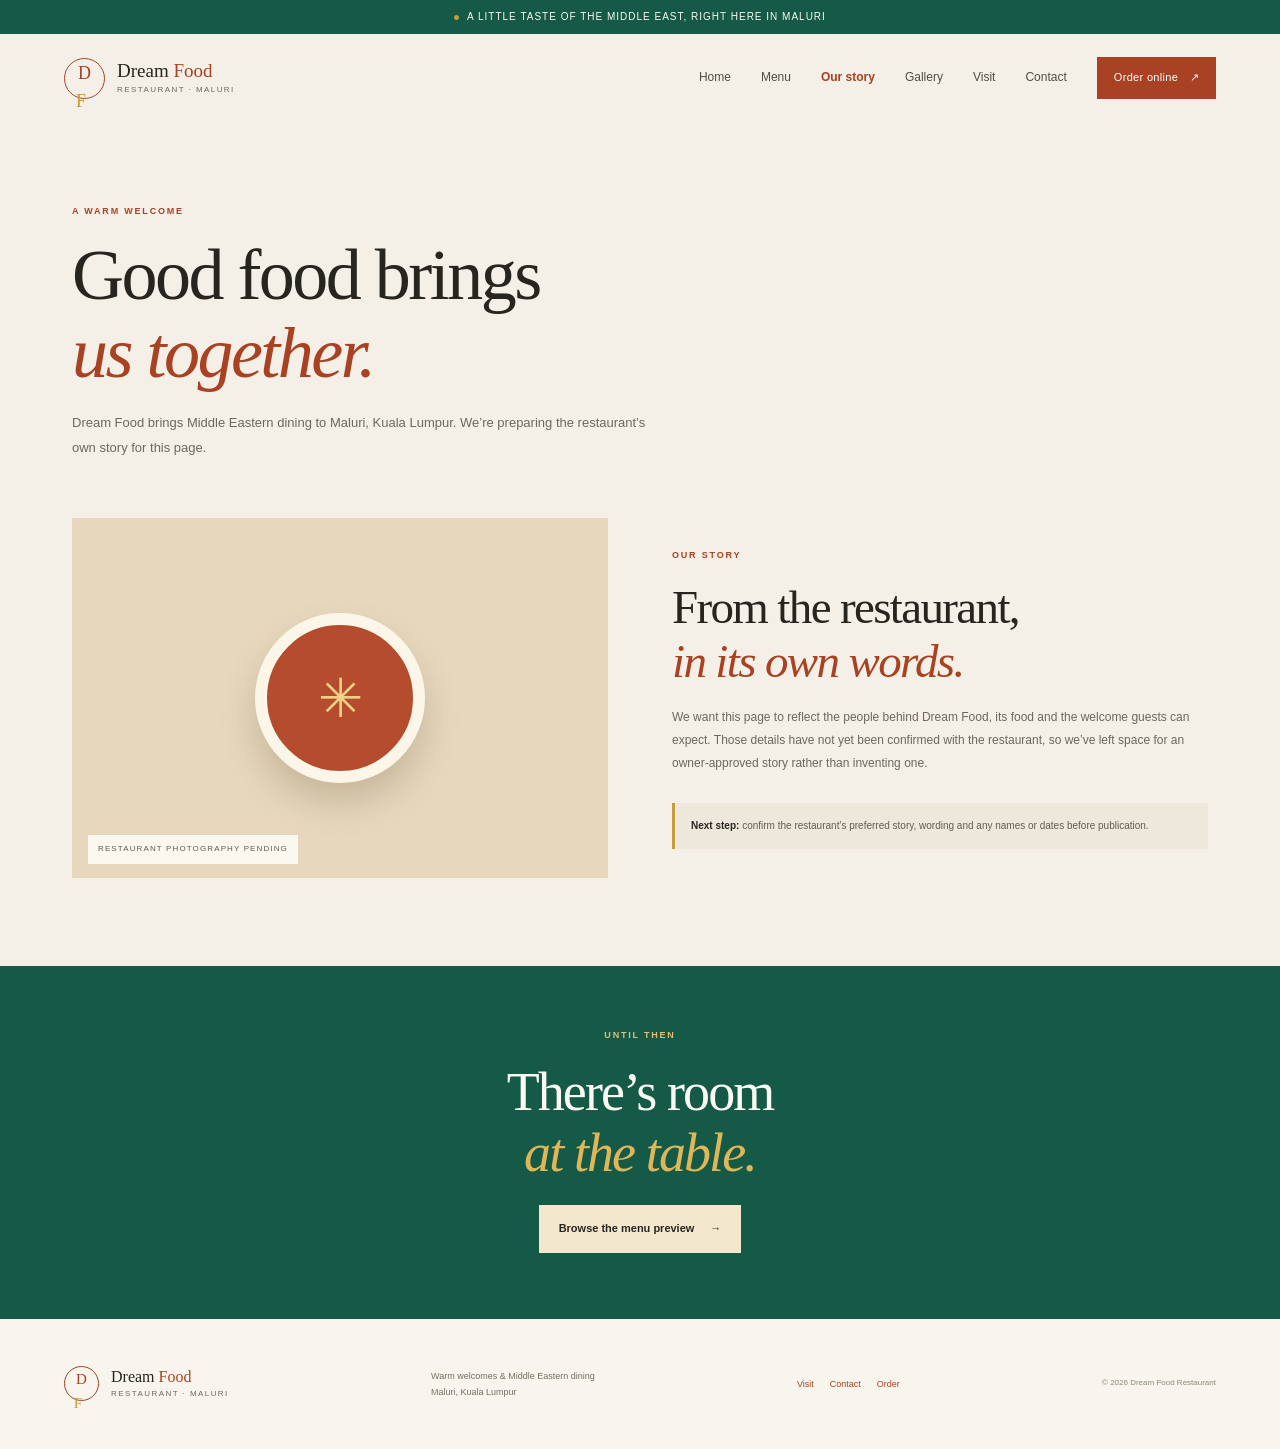
<file: our-story.html>
<!doctype html>
<html lang="en">
  <head>
    <meta charset="utf-8" />
    <meta name="viewport" content="width=device-width, initial-scale=1" />
    <meta name="theme-color" content="#f5f0e7" />
    <meta name="description" content="Learn about Dream Food Restaurant in Maluri, Kuala Lumpur. Restaurant story details are being prepared for approval." />
    <title>Our story | Dream Food Restaurant, Maluri</title>
    <link rel="stylesheet" href="assets/css/styles.css" />
    <script src="assets/js/main.js" defer></script>
  </head>
  <body>
    <a class="skip-link" href="#main">Skip to content</a>
    <div class="notice-bar"><span class="notice-dot" aria-hidden="true"></span> A little taste of the Middle East, right here in Maluri</div>
    <header class="site-header">
      <a class="brand" href="index.html" aria-label="Dream Food Restaurant home"><span class="brand-mark" aria-hidden="true">D<span>F</span></span><span class="brand-name">Dream <em>Food</em><small>RESTAURANT · MALURI</small></span></a>
      <button class="menu-toggle" type="button" aria-expanded="false" aria-controls="primary-nav" aria-label="Open navigation"><span></span><span></span></button>
      <nav class="primary-nav" id="primary-nav" aria-label="Main navigation">
        <a href="index.html">Home</a><a href="menu.html">Menu</a><a href="our-story.html" aria-current="page">Our story</a><a href="gallery.html">Gallery</a><a href="location.html">Visit</a><a href="contact.html">Contact</a><a class="nav-cta" href="order.html">Order online <span aria-hidden="true">↗</span></a>
      </nav>
    </header>
    <main id="main">
      <section class="subpage-hero"><p class="eyebrow">A WARM WELCOME</p><h1>Good food brings<br /><em>us together.</em></h1><p>Dream Food brings Middle Eastern dining to Maluri, Kuala Lumpur. We’re preparing the restaurant’s own story for this page.</p></section>
      <section class="story-page-grid content-wrap"><div class="story-page-art" role="img" aria-label="Decorative geometric illustration, not a photograph of the restaurant"><span>✳</span><small>RESTAURANT PHOTOGRAPHY PENDING</small></div><div class="story-page-copy"><p class="eyebrow">OUR STORY</p><h2>From the restaurant,<br /><em>in its own words.</em></h2><p>We want this page to reflect the people behind Dream Food, its food and the welcome guests can expect. Those details have not yet been confirmed with the restaurant, so we’ve left space for an owner-approved story rather than inventing one.</p><p class="verification-note"><strong>Next step:</strong> confirm the restaurant’s preferred story, wording and any names or dates before publication.</p></div></section>
      <section class="page-cta"><p class="eyebrow eyebrow-light">UNTIL THEN</p><h2>There’s room<br /><em>at the table.</em></h2><a class="button button-light" href="menu.html">Browse the menu preview <span aria-hidden="true">→</span></a></section>
</main>
    <footer class="site-footer">
      <a class="brand footer-brand" href="index.html"><span class="brand-mark" aria-hidden="true">D<span>F</span></span><span class="brand-name">Dream <em>Food</em><small>RESTAURANT · MALURI</small></span></a>
      <p>Warm welcomes & Middle Eastern dining<br />Maluri, Kuala Lumpur</p>
      <div class="footer-links"><a href="location.html">Visit</a><a href="contact.html">Contact</a><a href="order.html">Order</a></div>
      <span class="copyright">© <span id="year">2026</span> Dream Food Restaurant</span>
    </footer>
    <div class="mobile-order-bar"><a href="order.html">Order & contact <span aria-hidden="true">→</span></a></div>
  </body>
</html>
</file>
<file: assets/css/styles.css>
:root{--sand:#f5f0e7;--paper:#fbf9f4;--ink:#27251f;--muted:#6c685e;--terracotta:#a84222;--terracotta-bright:#c1440e;--gold:#c89b3c;--teal:#145a46;--line:#ded7ca;--serif:Georgia,"Times New Roman",serif;--sans:Arial,Helvetica,sans-serif;--wrap:1200px;--shadow:0 24px 60px #43301b24}
*{box-sizing:border-box}html{scroll-behavior:smooth;scroll-padding-top:84px}body{margin:0;background:var(--sand);color:var(--ink);font-family:var(--sans);font-size:15px;line-height:1.6}a{color:inherit;text-decoration:none}button{font:inherit}.skip-link{position:absolute;top:-60px;left:12px;background:var(--ink);color:#fff;padding:10px 15px;z-index:20}.skip-link:focus{top:12px}:focus-visible{outline:3px solid var(--gold);outline-offset:4px}.notice-bar{height:34px;display:flex;align-items:center;justify-content:center;gap:8px;background:var(--teal);color:#fbf8ef;font-size:10px;letter-spacing:.1em;text-transform:uppercase}.notice-dot{width:5px;height:5px;background:var(--gold);border-radius:50%}.site-header{height:88px;padding:0 max(5vw,24px);display:flex;align-items:center;justify-content:space-between;background:var(--sand);position:relative;z-index:10}.brand{display:flex;align-items:center;gap:12px}.brand-mark{width:41px;height:41px;border:1px solid var(--terracotta);color:var(--terracotta);border-radius:50%;display:grid;place-items:center;font-family:var(--serif);font-size:18px;position:relative}.brand-mark span{color:var(--gold);margin-left:-7px}.brand-name{font-family:var(--serif);font-size:19px;line-height:1.05}.brand-name em{font-weight:500;color:var(--terracotta);font-style:normal}.brand-name small{display:block;margin-top:5px;font-family:var(--sans);font-size:8px;letter-spacing:.18em;color:var(--muted)}.primary-nav{display:flex;align-items:center;gap:30px;font-size:12px}.primary-nav>a:not(.nav-cta){color:#514d45;transition:color .2s}.primary-nav>a:not(.nav-cta):hover{color:var(--terracotta)}.nav-cta{padding:12px 17px;background:var(--terracotta);color:white;font-size:11px;letter-spacing:.03em}.nav-cta span{margin-left:8px}.menu-toggle{display:none}.section-wrap{max-width:var(--wrap);margin:0 auto;padding-left:32px;padding-right:32px}.hero{min-height:550px;display:grid;grid-template-columns:.9fr 1.1fr;align-items:center;gap:44px;padding-top:46px;padding-bottom:48px;position:relative}.hero-copy{padding:5px 0 20px}.eyebrow{font-size:9px;letter-spacing:.2em;color:var(--terracotta);font-weight:700;display:flex;align-items:center;gap:10px;margin:0 0 19px}.eyebrow-line{width:29px;height:1px;background:var(--gold)}h1,h2,h3,p{margin-top:0}h1,h2{font-family:var(--serif);font-weight:500;letter-spacing:-.035em}h1{font-size:clamp(48px,6.1vw,77px);line-height:1.08;margin:0 0 21px}h1 em,h2 em{color:var(--terracotta);font-weight:500} .hero-intro{color:#5f5a50;font-size:14px;max-width:380px;line-height:1.9;margin-bottom:26px}.hero-actions{display:flex;align-items:center;gap:22px;flex-wrap:wrap}.button{display:inline-flex;align-items:center;gap:16px;min-height:48px;padding:0 20px;font-size:11px;font-weight:600}.button-primary{background:var(--terracotta);color:#fff;transition:background .2s,transform .2s}.button-primary:hover{background:#853619;transform:translateY(-2px)}.text-link{font-size:11px;font-weight:600;border-bottom:1px solid var(--gold);padding:7px 0}.text-link span{margin-left:6px;color:var(--terracotta)}.hero-note{display:flex;align-items:center;gap:11px;margin-top:41px;font-size:10px;line-height:1.5;color:var(--muted)}.hero-note strong{color:var(--ink);font-weight:600}.note-icon{color:var(--gold);font-size:22px}.hero-art{height:414px;position:relative;overflow:hidden;background:#e7d8bd;box-shadow:var(--shadow);isolation:isolate}.art-pattern{position:absolute;inset:0;opacity:.23;background-image:linear-gradient(45deg,transparent 47%,#b179452e 48%,#b179452e 51%,transparent 52%),linear-gradient(-45deg,transparent 47%,#b179452e 48%,#b179452e 51%,transparent 52%);background-size:36px 36px}.sun-disc{position:absolute;right:12%;top:8%;width:210px;height:210px;border-radius:50%;background:#d0a448;opacity:.72}.plate{position:absolute;border-radius:50%;box-shadow:0 24px 38px #53391735}.plate-back{width:330px;height:330px;left:23%;top:10%;background:#b54c2d}.plate-front{width:288px;height:288px;left:27%;top:15%;background:#f3e4c7;border:9px solid #fff7e5;display:grid;place-items:center}.plate-ring{position:absolute;inset:11px;border:1px solid #d6b878;border-radius:50%}.plate-garnish{position:absolute;border-radius:50%;background:#b44b2d;box-shadow:22px 14px 0 #d4a243, -20px 14px 0 #315e46, 4px -22px 0 #bf602e}.garnish-a{width:47px;height:39px;top:33%;left:35%;transform:rotate(-28deg)}.garnish-b{width:43px;height:35px;top:48%;left:50%;transform:rotate(24deg)}.garnish-c{width:41px;height:38px;top:59%;left:31%;transform:rotate(12deg)}.plate-leaf{width:18px;height:42px;background:#416647;border-radius:100% 0 100% 0;position:absolute}.leaf-a{top:27%;left:56%;transform:rotate(35deg)}.leaf-b{top:63%;left:58%;transform:rotate(63deg)}.leaf-c{top:38%;left:25%;transform:rotate(-24deg)}.art-caption{position:absolute;left:23px;bottom:22px;display:flex;align-items:center;gap:11px;background:#fbf8efed;padding:11px 14px;font-size:9px;font-weight:700;letter-spacing:.11em}.caption-star{color:var(--terracotta);font-size:18px}.art-caption small{display:block;color:#777064;font-size:8px;letter-spacing:.03em;font-weight:400;margin-top:3px}.art-index{position:absolute;right:20px;bottom:26px;color:#473f32;font-size:9px;letter-spacing:.1em}.scroll-cue{position:absolute;bottom:15px;left:32px;display:flex;align-items:center;gap:8px;color:#777064;font-size:8px;letter-spacing:.15em}.scroll-cue span{font-size:14px;color:var(--terracotta)}.quick-facts{background:#ede6d9;border-block:1px solid #e3dacb;min-height:101px;padding:16px max(calc((100vw - 1136px)/2),48px);display:grid;grid-template-columns:repeat(3,1fr);align-items:center}.fact{display:flex;align-items:center;gap:13px;padding-left:26px;border-right:1px solid #d8cebd;min-height:44px}.fact:first-child{padding-left:0}.fact:last-child{border-right:0}.fact-icon{width:35px;height:35px;border-radius:50%;background:#f8f4ec;color:var(--terracotta);display:grid;place-items:center;font-size:17px}.fact small{display:block;font-size:8px;letter-spacing:.15em;color:#8a8173;margin-bottom:2px}.fact strong{font-family:var(--serif);font-size:14px;font-weight:500}.fact strong.pending{font-family:var(--sans);font-size:11px;color:#736e63;font-weight:500}.menu-preview{padding-top:98px;padding-bottom:96px}.section-heading{display:flex;justify-content:space-between;align-items:end;gap:30px;margin-bottom:36px}.section-heading .eyebrow{margin-bottom:11px}h2{font-size:clamp(37px,4vw,52px);line-height:1.14;margin:0}.section-aside{max-width:265px;color:var(--muted);font-size:12px;line-height:1.8;margin-bottom:5px}.menu-cards{display:grid;grid-template-columns:repeat(3,1fr);gap:20px}.menu-card{background:var(--paper);border:1px solid #e9e1d4;min-width:0}.menu-card-art{height:184px;position:relative;overflow:hidden;background:#e8d6b5;display:grid;place-items:center}.card-sun{position:absolute;right:18%;top:12%;width:85px;height:85px;background:#c89b3c;border-radius:50%;opacity:.72}.card-dish{width:132px;height:132px;background:#f6eddd;border:8px solid #fff8e9;box-shadow:0 14px 23px #4830102b;border-radius:50%;position:relative;z-index:1}.card-dish:before,.card-dish:after{content:"";position:absolute;border-radius:50%;background:#b4512e;width:33px;height:28px;left:31px;top:35px;box-shadow:23px 16px 0 #cba14e,-14px 39px 0 #386449}.card-dish:after{width:11px;height:28px;background:#386449;left:64px;top:29px;transform:rotate(34deg)}.card-herb{position:absolute;left:15%;bottom:12%;color:#9b5538;font-size:19px}.art-grill{background:#d1b993}.grill-lines{position:relative;width:135px;height:104px;z-index:1;border-radius:48% 48% 42% 42%;background:repeating-linear-gradient(120deg,#a44729 0 17px,#d09443 18px 28px,#f2e5cc 29px 37px);border:8px solid #f7eddb;box-shadow:0 15px 23px #48301029;transform:rotate(-12deg)}.art-sweet{background:#e6cba7}.sweet-shape{position:relative;width:114px;height:114px;z-index:1;background:repeating-conic-gradient(#c04c2a 0 12deg,#daa34c 12deg 25deg);border:8px solid #fff4df;border-radius:50%;box-shadow:0 15px 23px #48301029}.menu-card-body{padding:22px 23px 24px;position:relative}.card-number{position:absolute;right:22px;top:19px;color:#b1a48e;font-size:9px;letter-spacing:.12em}.menu-card h3{font-family:var(--serif);font-size:20px;font-weight:500;line-height:1.3;max-width:230px;margin:0 0 9px}.menu-card p{font-size:10px;color:var(--muted);line-height:1.75;min-height:36px;margin-bottom:17px}.status-label{display:inline-block;padding:5px 7px;background:#efe9dd;color:#756b5d;font-size:7px;letter-spacing:.12em;font-weight:700}.menu-footnote{font-size:10px;color:var(--muted);margin:25px 0 0}.menu-footnote span{color:var(--gold);margin-right:5px}.story-band{background:var(--teal);color:#f6f0e5;position:relative;overflow:hidden;min-height:385px;display:flex;align-items:center}.story-pattern{position:absolute;right:-40px;top:-150px;width:600px;height:700px;opacity:.09;background-image:linear-gradient(45deg,transparent 47%,#fff 48%,#fff 50%,transparent 51%),linear-gradient(-45deg,transparent 47%,#fff 48%,#fff 50%,transparent 51%);background-size:46px 46px;transform:rotate(13deg)}.story-inner{position:relative;z-index:1;width:min(680px,70%);margin-left:max(calc((100vw - 1060px)/2),8vw);padding:65px 0}.eyebrow-light{color:#dfbf79}.story-inner h2{font-size:clamp(40px,4.7vw,60px);margin-bottom:17px}.story-inner h2 em{color:#e0b758}.story-inner>p:not(.eyebrow){max-width:455px;color:#d7dfd8;font-size:12px;line-height:1.9;margin-bottom:21px}.story-link{display:inline-block;color:#f3d28b;border-bottom:1px solid #c89b3c;padding-bottom:6px;font-size:10px;font-weight:600}.story-link span{margin-left:10px}.story-seal{position:absolute;right:max(calc((100vw - 1080px)/2),8vw);width:142px;height:142px;border:1px solid #acc1b5;border-radius:50%;display:flex;flex-direction:column;align-items:center;justify-content:center;gap:9px;color:#d7dfd8;font-size:7px;letter-spacing:.2em;transform:rotate(-12deg)}.story-seal b{color:#e0b758;font-size:30px;font-weight:400}.experience{padding-top:105px;padding-bottom:105px;display:grid;grid-template-columns:1fr .9fr;gap:78px;align-items:center}.experience-art{height:362px;background:#ddc9a7;position:relative;overflow:hidden;display:grid;place-items:center}.window-arch{width:210px;height:285px;background:#a44e2e;border-radius:110px 110px 0 0;padding:13px;box-shadow:0 20px 35px #65442330;position:relative}.arch-inner{width:100%;height:100%;border:1px solid #e2bc70;border-radius:100px 100px 0 0;display:grid;place-items:center;background:linear-gradient(155deg,#d4a54c,#a84e2c 54%,#145a46)}.arch-star{color:#f3e8c9;font-size:69px;opacity:.9}.image-tag{position:absolute;bottom:17px;left:17px;font-size:7px;letter-spacing:.12em;padding:8px 10px;background:#f8f4ebed;color:#665d4e}.experience-copy{max-width:390px}.experience-copy .eyebrow{margin-bottom:15px}.experience-copy h2{font-size:clamp(38px,4vw,50px);margin-bottom:17px}.experience-copy>p:not(.eyebrow){font-size:12px;color:var(--muted);line-height:1.9;margin-bottom:20px}.visit-section{background:#a44224;color:#fff8ed;padding:76px 32px}.visit-inner{max-width:1000px;margin:auto;display:grid;grid-template-columns:1fr .82fr;gap:80px;align-items:center}.visit-inner h2{font-size:clamp(43px,5vw,61px);margin-bottom:14px}.visit-inner h2 em{color:#f1cd79}.visit-inner>div:first-child>p:not(.eyebrow){font-size:12px;line-height:1.8;color:#f3ded2}.visit-details{border-top:1px solid #ffffff5e}.visit-row{display:flex;justify-content:space-between;gap:20px;padding:15px 0;border-bottom:1px solid #ffffff5e;font-size:11px}.visit-row span{color:#f1d5c5}.visit-row strong{font-weight:500;text-align:right}.visit-note{font-size:9px;line-height:1.7;color:#f1d5c5;margin:16px 0 0}.site-footer{min-height:130px;padding:27px max(5vw,24px);display:flex;align-items:center;justify-content:space-between;gap:20px;background:#f8f5ee}.footer-brand .brand-mark{width:35px;height:35px;font-size:15px}.footer-brand .brand-name{font-size:16px}.site-footer>p{margin:0;color:#746e62;font-size:9px;line-height:1.8}.copyright{font-size:8px;color:#8f8778}.mobile-order-bar{display:none}
@media(max-width:900px){.site-header{height:76px}.primary-nav{gap:18px}.primary-nav>a:not(.nav-cta){font-size:10px}.nav-cta{padding:10px 12px}.hero{min-height:500px;gap:22px}.hero-art{height:360px}.plate-back{width:285px;height:285px;left:19%;top:11%}.plate-front{width:248px;height:248px;left:24%;top:16%}.quick-facts{padding-inline:32px}.experience{gap:42px}.story-seal{right:7vw;width:115px;height:115px}.story-inner{margin-left:8vw}}
@media(max-width:680px){html{scroll-padding-top:70px}.notice-bar{height:30px;font-size:8px;letter-spacing:.07em}.site-header{height:68px;padding:0 20px}.brand{gap:9px}.brand-mark{width:35px;height:35px;font-size:16px}.brand-name{font-size:16px}.brand-name small{font-size:7px}.menu-toggle{display:flex;width:43px;height:43px;border:1px solid var(--line);background:transparent;align-items:center;justify-content:center;flex-direction:column;gap:5px;cursor:pointer}.menu-toggle span{width:17px;height:1px;background:var(--ink);transition:transform .2s}.menu-toggle[aria-expanded=true] span:first-child{transform:translateY(3px) rotate(45deg)}.menu-toggle[aria-expanded=true] span:last-child{transform:translateY(-3px) rotate(-45deg)}.primary-nav{display:none;position:absolute;top:68px;left:0;right:0;background:var(--paper);padding:10px 20px 19px;box-shadow:0 14px 18px #32281916;align-items:stretch;gap:0}.primary-nav.is-open{display:flex;flex-direction:column}.primary-nav>a:not(.nav-cta){font-size:13px;padding:12px 3px;border-bottom:1px solid #eee7dc}.primary-nav .nav-cta{margin-top:12px;text-align:center;padding:13px}.section-wrap{padding-left:21px;padding-right:21px}.hero{display:flex;flex-direction:column;align-items:stretch;gap:25px;padding-top:45px;padding-bottom:46px}.hero-copy{padding:0}.eyebrow{font-size:8px;margin-bottom:15px}h1{font-size:clamp(47px,13vw,67px);margin-bottom:15px}.hero-intro{font-size:12px;line-height:1.8;margin-bottom:19px;max-width:340px}.hero-actions{gap:18px}.button{min-height:46px;padding-inline:15px;font-size:10px}.text-link{font-size:10px}.hero-note{margin-top:23px}.hero-art{width:100%;height:min(84vw,340px);min-height:260px}.sun-disc{width:160px;height:160px}.plate-back{width:74vw;height:74vw;max-width:270px;max-height:270px;left:calc(50% - 135px);top:9%}.plate-front{width:64vw;height:64vw;max-width:232px;max-height:232px;left:calc(50% - 116px);top:15%}.plate-garnish{transform:scale(.82)}.art-caption{left:11px;bottom:12px;padding:8px 9px;font-size:7px}.art-caption small{font-size:7px}.art-index{right:12px;bottom:16px;font-size:7px}.scroll-cue{bottom:15px;left:21px}.quick-facts{grid-template-columns:1fr;padding:8px 21px}.fact,.fact:first-child{padding:12px 0;min-height:59px;border-right:0;border-bottom:1px solid #d8cebd}.fact:last-child{border-bottom:0}.fact-icon{width:32px;height:32px}.fact small{font-size:7px}.fact strong{font-size:13px}.fact strong.pending{font-size:10px}.menu-preview{padding-top:67px;padding-bottom:66px}.section-heading{display:block;margin-bottom:24px}.section-heading h2{font-size:39px}.section-aside{font-size:11px;margin:12px 0 0;max-width:300px}.menu-cards{grid-template-columns:1fr;gap:12px}.menu-card{display:grid;grid-template-columns:38% 1fr;min-height:165px}.menu-card-art{height:100%;min-height:165px}.card-sun{width:60px;height:60px;right:4%;top:13%}.card-dish{width:104px;height:104px;border-width:6px}.card-dish:before{transform:scale(.77);transform-origin:top left;left:23px;top:28px}.card-dish:after{left:49px;top:23px}.grill-lines{width:100px;height:80px;border-width:6px}.sweet-shape{width:90px;height:90px;border-width:6px}.card-herb{font-size:14px;left:8%;bottom:7%}.menu-card-body{padding:20px 14px 15px}.menu-card h3{font-size:17px;padding-right:12px}.menu-card p{font-size:9px;min-height:unset;margin-bottom:11px}.card-number{right:11px;top:13px;font-size:7px}.status-label{font-size:6px;padding:4px 5px}.menu-footnote{font-size:9px;line-height:1.7}.story-band{min-height:360px}.story-inner{width:100%;margin:0;padding:56px 23px}.story-inner h2{font-size:43px}.story-inner>p:not(.eyebrow){max-width:370px;font-size:11px}.story-seal{width:73px;height:73px;right:15px;top:18px;gap:2px;font-size:5px;opacity:.65}.story-seal b{font-size:17px}.experience{grid-template-columns:1fr;gap:29px;padding-top:65px;padding-bottom:65px}.experience-art{height:265px}.window-arch{height:215px;width:158px}.experience-copy h2{font-size:41px}.experience-copy>p:not(.eyebrow){font-size:11px}.visit-section{padding:55px 22px 76px}.visit-inner{grid-template-columns:1fr;gap:23px}.visit-inner h2{font-size:48px}.visit-row{font-size:10px;padding:13px 0}.visit-note{font-size:8px}.site-footer{padding:23px 21px 77px;min-height:170px;display:grid;grid-template-columns:1fr 1fr;gap:15px}.site-footer>p{justify-self:end;text-align:right;font-size:8px}.copyright{grid-column:1/-1;border-top:1px solid var(--line);padding-top:11px}.mobile-order-bar{display:block;position:fixed;z-index:9;bottom:0;left:0;right:0;padding:9px 16px calc(9px + env(safe-area-inset-bottom));background:#f8f5eef2;border-top:1px solid #dfd7c8;backdrop-filter:blur(8px)}.mobile-order-bar a{display:flex;justify-content:center;align-items:center;gap:10px;background:var(--terracotta);color:white;min-height:44px;font-size:11px;font-weight:600}.mobile-order-bar a span{font-size:15px}}
@media(max-width:360px){.hero-actions{gap:12px}.button{gap:9px;padding-inline:12px}.menu-card{grid-template-columns:34% 1fr}.menu-card h3{font-size:15px}.menu-card-art{min-height:172px}.plate-front{left:calc(50% - 107px);width:214px;height:214px}.plate-back{left:calc(50% - 125px);width:250px;height:250px}}
@media(prefers-reduced-motion:reduce){*,*::before,*::after{scroll-behavior:auto!important;transition:none!important;animation:none!important}}

/* Static M03 content-page patterns */
.primary-nav a[aria-current="page"]{color:var(--terracotta);font-weight:700}.footer-links{display:flex;gap:16px;font-size:9px;color:var(--terracotta)}.footer-links a:hover{text-decoration:underline}
.subpage-hero{max-width:var(--wrap);margin:0 auto;padding:82px 32px 58px}.subpage-hero h1{font-size:clamp(48px,6vw,72px);margin-bottom:18px}.subpage-hero>p:not(.eyebrow){max-width:590px;color:var(--muted);font-size:13px;line-height:1.9;margin-bottom:0}.content-wrap{max-width:var(--wrap);margin:0 auto;padding:0 32px 74px}.content-heading{display:flex;align-items:end;justify-content:space-between;gap:30px;margin-bottom:28px}.content-heading h2{font-size:clamp(34px,4vw,47px)}.content-heading>p{font-size:11px;color:var(--muted);max-width:290px}.category-grid{display:grid;grid-template-columns:repeat(3,1fr);gap:14px}.category-card{min-height:148px;background:var(--paper);border:1px solid #e7dfd2;padding:22px;position:relative}.category-card>span{color:var(--gold);font-size:9px;letter-spacing:.12em}.category-card h3{font:500 21px/1.25 var(--serif);margin:12px 0 8px}.category-card p{color:var(--muted);font-size:10px;margin:0}.verification-note{background:#eee8dc;padding:14px 16px;color:#625c51;font-size:10px;line-height:1.8;margin:28px 0 0;border-left:3px solid var(--gold)}.verification-note strong{color:var(--ink)}.page-cta{background:var(--teal);color:var(--paper);padding:62px 24px 66px;text-align:center}.page-cta .eyebrow{justify-content:center}.page-cta h2{font-size:clamp(38px,4.5vw,54px);margin:0 auto 20px}.page-cta h2 em{color:#e0b758}.button-light{background:#f3e7ce;color:var(--ink)}.button-light:hover{background:#e7d5b1;transform:translateY(-2px)}
.story-page-grid{display:grid;grid-template-columns:1fr 1fr;gap:64px;align-items:center;padding-bottom:88px}.story-page-art{height:360px;background:#e7d8bd;display:grid;place-items:center;position:relative}.story-page-art>span{width:170px;height:170px;border-radius:50%;display:grid;place-items:center;border:12px solid #fbf6e8;background:#b54c2d;color:#f0d188;font-size:54px;box-shadow:0 20px 35px #53391735}.story-page-art small{position:absolute;left:16px;bottom:14px;font-size:8px;letter-spacing:.14em;background:#fbf8ef;padding:8px 10px;color:#615b50}.story-page-copy h2{font-size:clamp(35px,4vw,47px);margin-bottom:18px}.story-page-copy>p:not(.eyebrow,.verification-note){font-size:12px;color:var(--muted);line-height:1.9}.gallery-grid{display:grid;grid-template-columns:1.1fr .9fr .9fr;grid-template-rows:190px 190px;gap:13px;padding-bottom:30px}.gallery-placeholder{position:relative;background:linear-gradient(145deg,#e5d5b8,#cfb98d);display:flex;flex-direction:column;justify-content:end;padding:17px;overflow:hidden}.gallery-placeholder:before{content:"✳";position:absolute;right:13%;top:5%;font-size:96px;color:#ffffff40}.gallery-placeholder span{position:absolute;top:15px;left:16px;font-size:8px;letter-spacing:.15em;color:#65543e}.gallery-placeholder b{font:500 20px var(--serif);position:relative}.gallery-placeholder small{font-size:8px;color:#62594c;position:relative}.gallery-large{grid-row:span 2;background:linear-gradient(145deg,#dfc89e,#b8784d)}.gallery-tall{grid-row:span 2;background:linear-gradient(145deg,#d9c49d,#8d9b77)}.gallery-grid+.content-wrap{padding-bottom:70px}.location-card{display:grid;grid-template-columns:1fr 1fr;background:var(--paper);margin-bottom:88px}.location-art{min-height:370px;position:relative;display:grid;place-items:center;background:#e8ddc7;overflow:hidden}.location-lines{position:absolute;inset:-30%;transform:rotate(-16deg);background:repeating-linear-gradient(0deg,transparent 0 36px,#b3a58a44 37px 39px),repeating-linear-gradient(90deg,transparent 0 51px,#b3a58a44 52px 54px)}.location-pin{z-index:1;color:var(--terracotta);font-size:64px;text-shadow:0 5px 10px #39210e33}.location-art small{position:absolute;bottom:16px;left:16px;font-size:8px;letter-spacing:.12em;background:#fbf8ef;padding:8px}.location-info{padding:42px}.location-info h2{font-size:40px;margin-bottom:23px}.location-info dl{margin:0}.location-info dl>div{padding:12px 0;border-bottom:1px solid var(--line);display:grid;grid-template-columns:120px 1fr;gap:15px}.location-info dt{font-size:10px;color:var(--muted)}.location-info dd{margin:0;font-size:11px;font-weight:600}.location-info .verification-note{margin-top:19px}
.order-options{display:grid;gap:10px;padding-bottom:88px}.order-option{display:grid;grid-template-columns:46px 1fr auto;gap:18px;align-items:center;background:var(--paper);border:1px solid #e7dfd2;padding:20px 23px}.order-icon{width:38px;height:38px;border-radius:50%;background:#efe7d9;display:grid;place-items:center;color:var(--terracotta);font-size:9px}.order-option h2{font:500 20px var(--serif);margin:0 0 3px}.order-option p{font-size:10px;color:var(--muted);margin:0}.pending-pill{display:inline-block;background:#efe8db;color:#756b5d;font-size:7px;font-weight:700;letter-spacing:.12em;padding:6px 8px;white-space:nowrap}.contact-grid{display:grid;grid-template-columns:repeat(3,1fr);gap:14px;padding-bottom:30px}.contact-grid article{background:var(--paper);border:1px solid #e7dfd2;padding:24px;min-height:215px}.contact-mark{color:var(--terracotta);font-size:21px}.contact-grid h2{font:500 22px var(--serif);margin:13px 0 8px}.contact-grid p{font-size:10px;line-height:1.75;color:var(--muted);min-height:36px}.contact-grid .text-link{display:inline-block}
@media(max-width:900px){.subpage-hero{padding-top:68px}.category-grid{grid-template-columns:repeat(2,1fr)}.story-page-grid{gap:35px}.location-info{padding:30px}.location-info dl>div{grid-template-columns:100px 1fr}.gallery-grid{grid-template-columns:1fr 1fr;grid-template-rows:210px 180px 180px}.gallery-large{grid-row:span 2}.gallery-tall{grid-row:span 2}}
@media(max-width:680px){.subpage-hero{padding:52px 21px 35px}.subpage-hero h1{font-size:clamp(45px,13vw,62px)}.subpage-hero>p:not(.eyebrow){font-size:11px}.content-wrap{padding:0 21px 52px}.content-heading{display:block}.content-heading>p{margin:12px 0 0}.category-grid{grid-template-columns:1fr 1fr;gap:9px}.category-card{min-height:130px;padding:15px}.category-card h3{font-size:17px;margin:10px 0 6px}.category-card p{font-size:8px;line-height:1.6}.verification-note{font-size:9px;padding:12px}.page-cta{padding:50px 20px}.story-page-grid{grid-template-columns:1fr;gap:28px;padding-bottom:58px}.story-page-art{height:260px}.story-page-copy h2{font-size:39px}.gallery-grid{grid-template-columns:1fr 1fr;grid-template-rows:190px 160px 160px;gap:8px}.gallery-placeholder{padding:12px}.gallery-placeholder b{font-size:16px}.gallery-placeholder small{font-size:7px}.gallery-large{grid-row:span 2}.gallery-tall{grid-row:span 2}.location-card{grid-template-columns:1fr;margin:0 21px 58px}.location-art{min-height:225px}.location-info{padding:25px 21px}.location-info h2{font-size:34px}.location-info dl>div{grid-template-columns:96px 1fr;gap:8px}.order-options{padding-bottom:58px}.order-option{grid-template-columns:36px 1fr;gap:12px;padding:16px 13px}.order-icon{width:32px;height:32px}.order-option h2{font-size:18px}.order-option p{font-size:9px}.order-option .pending-pill{grid-column:2;justify-self:start;margin-top:-5px}.contact-grid{grid-template-columns:1fr;padding-bottom:20px}.contact-grid article{min-height:unset;padding:20px}.contact-grid p{min-height:unset}footer-links{grid-column:1/-1;justify-self:start}.site-footer .copyright{grid-column:1/-1}}
</file>
